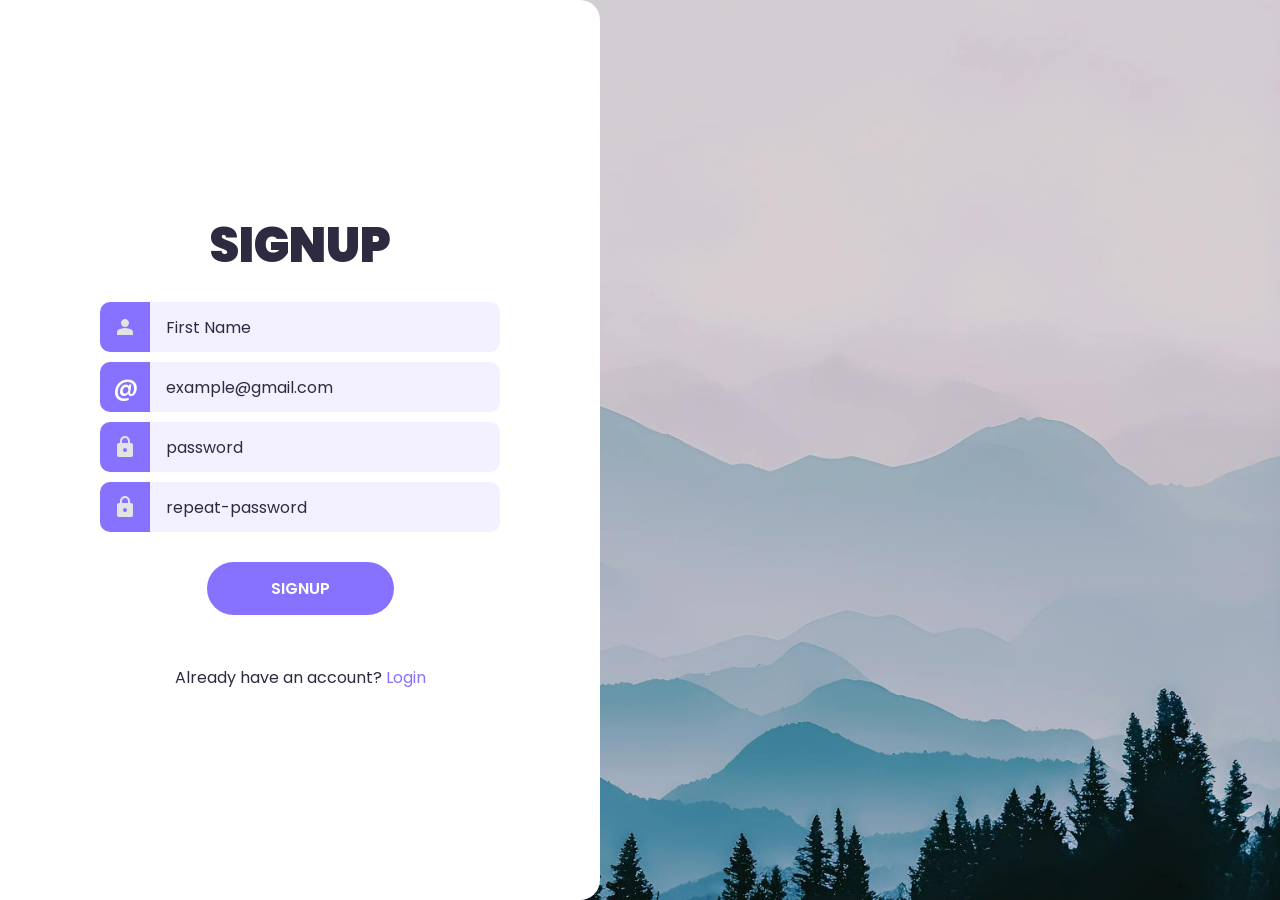
<file: index.html>
<!DOCTYPE html>
<html lang="en">
<head>
    <meta charset="UTF-8">
    <meta name="viewport" content="width=device-width, initial-scale=1.0">
    <title>Login | Krishna</title>
    <link rel="stylesheet" href="index.css">
    <script type="text/javascript" src="validation.js" defer></script>
</head>
<body>
    <div class="wrapper">
        <h1>SignUp</h1>
        <p id="error-message"></p>
        <form id="form" >
<div >
    <label for="firstname-input">
    <svg xmlns="http://www.w3.org/2000/svg" height="24px" viewBox="0 -960 960 960" width="24px" fill="#e3e3e3"><path d="M367-527q-47-47-47-113t47-113q47-47 113-47t113 47q47 47 47 113t-47 113q-47 47-113 47t-113-47ZM160-160v-112q0-34 17.5-62.5T224-378q62-31 126-46.5T480-440q66 0 130 15.5T736-378q29 15 46.5 43.5T800-272v112H160Z"/></svg>
    </label>
    <input type="text" name="firstname" placeholder="First Name" id="firstname-input">
</div>

<div>
    <label for="email-input">
        <span>@</span>
    </label>
    <input type="email" name="email" placeholder="example@gmail.com" id="email-input">
</div>

<div>
    <label for="password-input">
        <svg xmlns="http://www.w3.org/2000/svg" height="24px" viewBox="0 -960 960 960" width="24px" fill="#e3e3e3"><path d="M240-80q-33 0-56.5-23.5T160-160v-400q0-33 23.5-56.5T240-640h40v-80q0-83 58.5-141.5T480-920q83 0 141.5 58.5T680-720v80h40q33 0 56.5 23.5T800-560v400q0 33-23.5 56.5T720-80H240Zm296.5-223.5Q560-327 560-360t-23.5-56.5Q513-440 480-440t-56.5 23.5Q400-393 400-360t23.5 56.5Q447-280 480-280t56.5-23.5ZM360-640h240v-80q0-50-35-85t-85-35q-50 0-85 35t-35 85v80Z"/></svg>
    </label>
    <input type="password" name="password" placeholder="password" id="password-input" >
</div>   

<div>
    <label for="repeat-password-input">
        <svg xmlns="http://www.w3.org/2000/svg" height="24px" viewBox="0 -960 960 960" width="24px" fill="#e3e3e3"><path d="M240-80q-33 0-56.5-23.5T160-160v-400q0-33 23.5-56.5T240-640h40v-80q0-83 58.5-141.5T480-920q83 0 141.5 58.5T680-720v80h40q33 0 56.5 23.5T800-560v400q0 33-23.5 56.5T720-80H240Zm296.5-223.5Q560-327 560-360t-23.5-56.5Q513-440 480-440t-56.5 23.5Q400-393 400-360t23.5 56.5Q447-280 480-280t56.5-23.5ZM360-640h240v-80q0-50-35-85t-85-35q-50 0-85 35t-35 85v80Z"/></svg>
    </label>
    <input type="password" name="repeat-password" placeholder="repeat-password" id="repeat-password-input">
</div> 

<button type="submit">Signup</button>
    </form>
    <p>Already have an account? <a href="login.html">Login</a></p>
    </div>
</body>
</html>
</file>
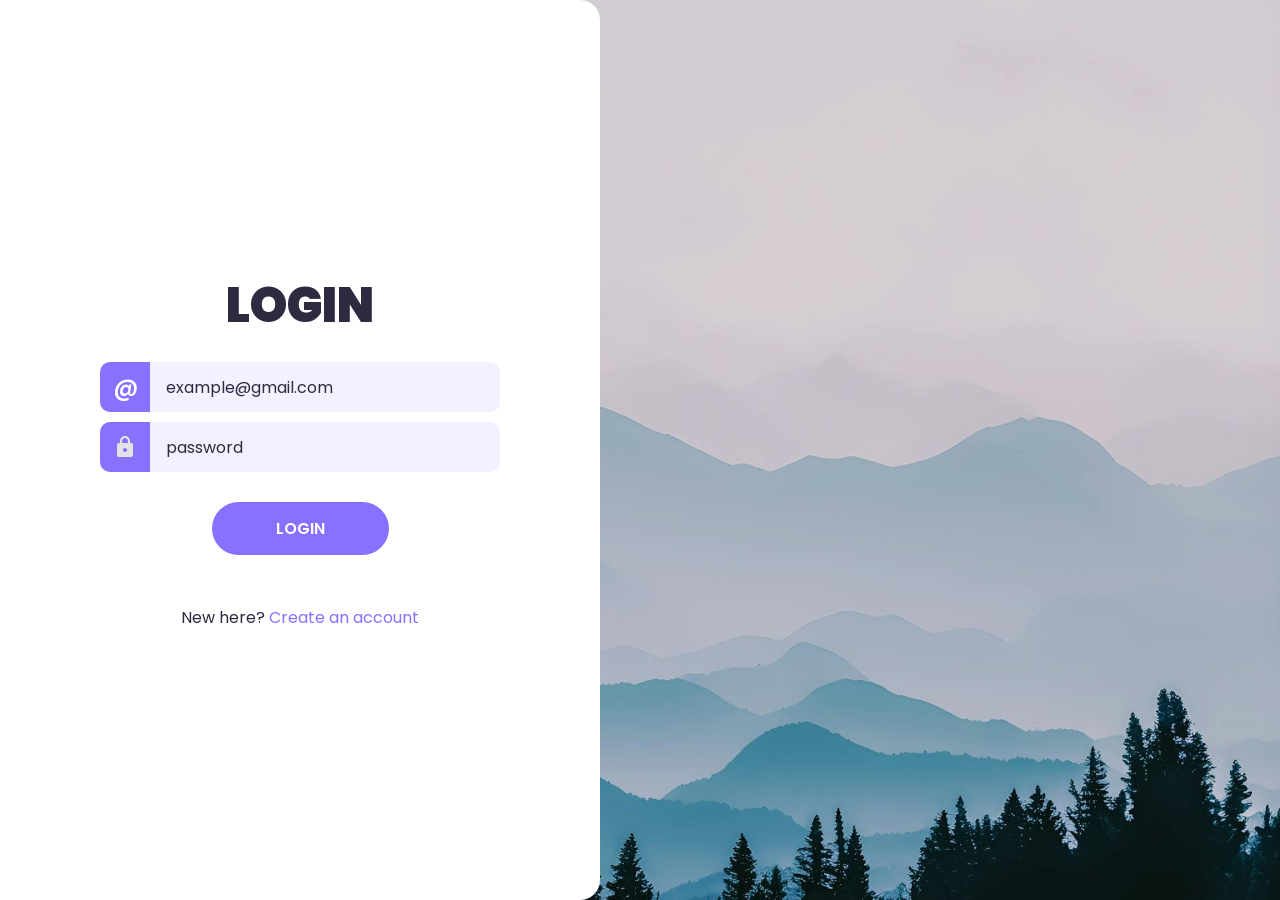
<file: login.html>
<!DOCTYPE html>
<html lang="en">
<head>
    <meta charset="UTF-8">
    <meta name="viewport" content="width=device-width, initial-scale=1.0">
    <title>Login | Krishna</title>
    <link rel="stylesheet" href="index.css">
    <script type="text/javascript" src="validation.js" defer></script>
</head>
<body>
    <div class="wrapper">
        <h1>Login</h1>
        <p id="error-message"></p>
        <form id="form" >


<div>
    <label for="email-input">
        <span>@</span>
    </label>
    <input type="email" name="email" placeholder="example@gmail.com" id="email-input">
</div>

<div>
    <label for="password-input">
        <svg xmlns="http://www.w3.org/2000/svg" height="24px" viewBox="0 -960 960 960" width="24px" fill="#e3e3e3"><path d="M240-80q-33 0-56.5-23.5T160-160v-400q0-33 23.5-56.5T240-640h40v-80q0-83 58.5-141.5T480-920q83 0 141.5 58.5T680-720v80h40q33 0 56.5 23.5T800-560v400q0 33-23.5 56.5T720-80H240Zm296.5-223.5Q560-327 560-360t-23.5-56.5Q513-440 480-440t-56.5 23.5Q400-393 400-360t23.5 56.5Q447-280 480-280t56.5-23.5ZM360-640h240v-80q0-50-35-85t-85-35q-50 0-85 35t-35 85v80Z"/></svg>
    </label>
    <input type="password" name="password" placeholder="password" id="password-input" >
</div>   



<button type="submit">Login</button>
    </form>
    <p>New here? <a href="index.html">Create an account</a></p>
    </div>
</body>
</html>
</file>
<file: index.css>
@import url('https://fonts.googleapis.com/css2?family=Poppins:ital,wght@0,100;0,200;0,300;0,400;0,500;0,600;0,700;0,800;0,900;1,100;1,200;1,300;1,400;1,500;1,600;1,700;1,800;1,900&display=swap');

:root{
    --accent-color: #8672ff;
    --base-color: white;
    --text-color:#2e2b41;
    --input-color:#f3f0ff;
}

*{
    margin:0;
    padding:0;
}
html{

    font-family:'Poppins',sans-serif;
    font-size:12pt;
    color:var(--text-color);
    text-align:center;

}


body{
    min-height:100vh;
    background-image: url(background.jpg);
    background-size:cover;
    background-position:center;
    overflow:hidden;
     
}


.wrapper{
    box-sizing:border-box;
    background-color: var(--base-color);
    padding:10px;
    height:100vh;
    width:max(40%,600px);
    border-radius:0 20px 20px 0;
    display:flex;
    flex-direction:column;
    align-items:center;
    justify-content:center;

}

h1{
    font-size: 3rem;
    font-weight:900;
    text-transform :uppercase;
}

form{
    width:min(400px,100%);
    margin-top:20px;
    margin-bottom:50px;
    display:flex;
    align-items:center;
    flex-direction:column;
    gap:10px;
}

form > div{
    width:100%;
    display:flex;
    justify-content:center;

}

form label{
    flex-shrink:0;
    height:50px;
    width:50px;
    background-color:var(--accent-color);
    fill:var(--base-color);
    color:var(--base-color);
    border-radius:10px 0 0 10px;
    display:flex;
    justify-content:center;
    align-items:center;
    font-size: 1.5rem;
    font-weight:500;
}

form input{
    box-sizing:border-box;
    flex-grow:1;
    min-width:0;
    height:50px;
    padding:1em;
    font:inherit;
    border-radius: 0 10px  10px  0;
    border:2px solid  var(--input-color);
    background-color:var(--input-color);
    transition:150ms ease;
    border-left:none;

}

form input:hover{
   border-color:var(--accent-color);

}

form input:focus{
    outline:none;
    border-color:var(--text-color);
}

div:has(input:focus) > label{
    background-color:var(--text-color);
}

form input::placeholder{
    color:var(--text-color);
    
}

form button{
    margin-top:20px;
    border:none;
    border-radius:1000px;
    padding:0.85em 4em;
    background-color: var(--accent-color);
    color:var(--base-color);
    font:inherit;
    font-weight:600;
    text-transform:uppercase;
cursor:pointer;
transition:150ms ease;
}

form button:hover{
    background-color: var(--text-color);
}

form button:focus{
    outline:none;
    background-color:var(--text-color);
}

a{
    text-decoration:none;
    color:var(--accent-color);

}
a:hover{
    text-decoration:underline;
}

@media(max-width:1100px){
    .wrapper{
        width:min(600px,100%);
        border-radius:0;
    }
}

form div.incorrect label{
    background-color:#f06272;
}

form div.incorrect input{
    border-color:#f06272;

}

#error-message{
    color:#f06272;
    
}
</file>
